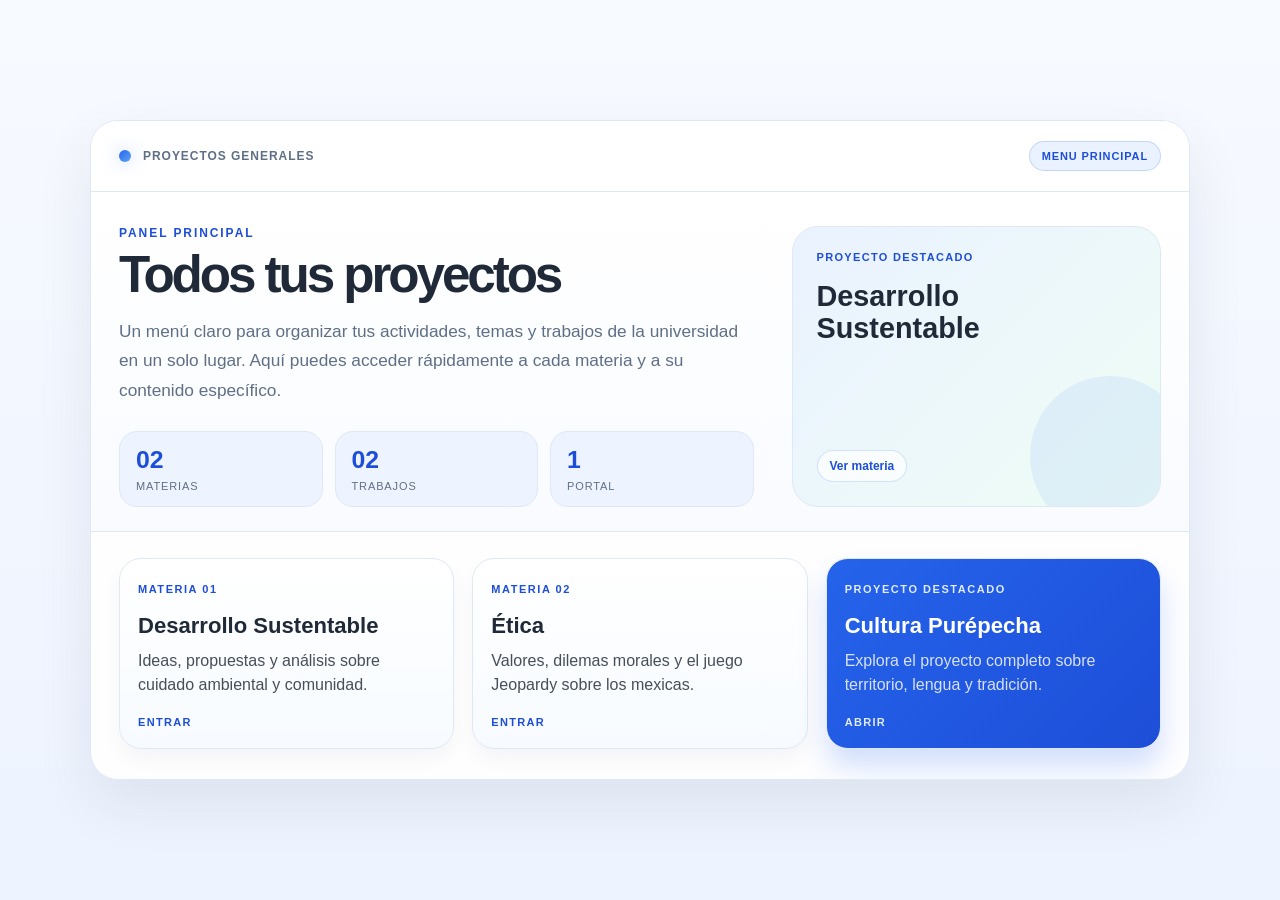
<file: index.html>
<!doctype html>
<html lang="es-MX">
<head>
  <meta charset="UTF-8" />
  <meta name="viewport" content="width=device-width, initial-scale=1.0" />
  <title>Proyectos generales</title>
  <style>
    :root {
      --bg: #f4f7fb;
      --panel: #ffffff;
      --panel-soft: #eef4ff;
      --ink: #1f2937;
      --muted: #5f6f86;
      --line: #dfe8f5;
      --primary: #2563eb;
      --primary-dark: #1d4ed8;
      --primary-soft: #eaf2ff;
      --green: #16a34a;
      --green-soft: #ecfdf5;
      --shadow: rgba(15, 23, 42, 0.08);
    }

    * { box-sizing: border-box; }

    body {
      margin: 0;
      min-height: 100vh;
      font-family: "Segoe UI", Tahoma, Geneva, Verdana, sans-serif;
      background: linear-gradient(180deg, #f7faff 0%, #edf3ff 100%);
      color: var(--ink);
    }

    .container {
      min-height: 100vh;
      display: flex;
      align-items: center;
      justify-content: center;
      padding: 36px 20px;
    }

    .dashboard {
      width: min(1100px, 100%);
      background: rgba(255, 255, 255, 0.92);
      border: 1px solid var(--line);
      border-radius: 28px;
      overflow: hidden;
      box-shadow: 0 24px 60px var(--shadow);
    }

    .topbar {
      display: flex;
      align-items: center;
      justify-content: space-between;
      gap: 20px;
      padding: 20px 28px;
      background: var(--panel);
      border-bottom: 1px solid var(--line);
    }

    .brand {
      display: flex;
      align-items: center;
      gap: 12px;
      font-weight: 700;
      letter-spacing: 0.08em;
      text-transform: uppercase;
      font-size: 12px;
      color: var(--muted);
    }

    .brand-mark {
      width: 12px;
      height: 12px;
      border-radius: 50%;
      background: linear-gradient(135deg, var(--primary) 0%, #60a5fa 100%);
      box-shadow: 0 0 18px rgba(37, 99, 235, 0.32);
    }

    .pill {
      display: inline-flex;
      align-items: center;
      border: 1px solid rgba(37, 99, 235, 0.2);
      background: var(--primary-soft);
      color: var(--primary-dark);
      padding: 8px 12px;
      border-radius: 999px;
      font-size: 11px;
      letter-spacing: 0.08em;
      text-transform: uppercase;
      font-weight: 700;
    }

    .hero {
      display: grid;
      grid-template-columns: 1.4fr 0.8fr;
      gap: 26px;
      padding: 34px 28px 24px;
      border-bottom: 1px solid var(--line);
      background: linear-gradient(180deg, #ffffff 0%, #f9fbff 100%);
    }

    .title-block {
      padding-right: 12px;
    }

    .eyebrow {
      margin: 0 0 10px;
      color: var(--primary-dark);
      font-size: 12px;
      letter-spacing: 0.16em;
      text-transform: uppercase;
      font-weight: 700;
    }

    h1 {
      margin: 0;
      font-size: clamp(2.5rem, 4vw, 4.5rem);
      line-height: 0.96;
      letter-spacing: -0.06em;
      color: var(--ink);
    }

    .subtitle {
      margin-top: 18px;
      max-width: 640px;
      color: var(--muted);
      font-size: 1.08rem;
      line-height: 1.7;
    }

    .stats {
      display: grid;
      grid-template-columns: repeat(3, minmax(120px, 1fr));
      gap: 12px;
      margin-top: 26px;
    }

    .stat-box {
      background: var(--panel-soft);
      border: 1px solid var(--line);
      border-radius: 18px;
      padding: 14px 16px;
    }

    .stat-number {
      font-size: 1.55rem;
      font-weight: 800;
      margin-bottom: 6px;
      color: var(--primary-dark);
    }

    .stat-label {
      color: var(--muted);
      font-size: 11px;
      letter-spacing: 0.08em;
      text-transform: uppercase;
    }

    .hero-panel {
      position: relative;
      min-height: 220px;
      border-radius: 26px;
      padding: 24px;
      background: linear-gradient(135deg, var(--primary-soft) 0%, #eefdf5 100%);
      border: 1px solid var(--line);
      display: flex;
      flex-direction: column;
      justify-content: space-between;
      overflow: hidden;
    }

    .hero-panel::before {
      content: "";
      position: absolute;
      inset: auto -30px -30px auto;
      width: 160px;
      height: 160px;
      border-radius: 50%;
      background: rgba(37, 99, 235, 0.08);
    }

    .mini-label {
      font-size: 11px;
      letter-spacing: 0.12em;
      text-transform: uppercase;
      color: var(--primary-dark);
      margin-bottom: 18px;
      font-weight: 700;
    }

    .mini-title {
      position: relative;
      font-size: 1.8rem;
      line-height: 1.1;
      font-weight: 700;
      max-width: 220px;
      color: var(--ink);
    }

    .mini-meta {
      position: relative;
      display: inline-flex;
      align-self: flex-start;
      margin-top: 14px;
      padding: 8px 12px;
      border: 1px solid rgba(37, 99, 235, 0.18);
      background: rgba(255, 255, 255, 0.7);
      border-radius: 999px;
      color: var(--primary-dark);
      font-weight: 600;
      font-size: 12px;
    }

    .content {
      padding: 26px 28px 30px;
    }

    .menu-grid {
      display: grid;
      grid-template-columns: repeat(auto-fit, minmax(220px, 1fr));
      gap: 18px;
    }

    .page-card {
      display: flex;
      flex-direction: column;
      justify-content: space-between;
      min-height: 190px;
      padding: 20px 18px;
      border-radius: 22px;
      text-decoration: none;
      color: var(--ink);
      background: linear-gradient(180deg, #ffffff 0%, #f7fbff 100%);
      border: 1px solid var(--line);
      transition: transform 0.22s ease, box-shadow 0.22s ease, border-color 0.22s ease;
      box-shadow: 0 10px 20px rgba(15, 23, 42, 0.04);
    }

    .page-card:hover {
      transform: translateY(-4px);
      box-shadow: 0 18px 28px rgba(15, 23, 42, 0.08);
      border-color: rgba(37, 99, 235, 0.3);
    }

    .page-card.primary {
      background: linear-gradient(135deg, #2563eb 0%, #1d4ed8 100%);
      color: white;
      box-shadow: 0 18px 28px rgba(37, 99, 235, 0.2);
    }

    .page-card.primary .badge,
    .page-card.primary .meta {
      color: #e0ebff;
    }

    .badge {
      display: inline-block;
      font-size: 11px;
      letter-spacing: 0.14em;
      text-transform: uppercase;
      color: var(--primary-dark);
      margin-bottom: 18px;
      font-weight: 700;
    }

    .page-card h2 {
      margin: 0 0 10px;
      font-size: 1.38rem;
      line-height: 1.15;
    }

    .page-card p {
      margin: 0;
      color: inherit;
      opacity: 0.82;
      line-height: 1.55;
    }

    .meta {
      margin-top: 18px;
      font-size: 11px;
      letter-spacing: 0.12em;
      text-transform: uppercase;
      font-weight: 700;
      color: var(--primary-dark);
    }

    .cta {
      display: inline-flex;
      align-items: center;
      justify-content: center;
      margin-top: 22px;
      width: 100%;
      background: linear-gradient(135deg, var(--primary) 0%, var(--primary-dark) 100%);
      color: white;
      text-decoration: none;
      border-radius: 16px;
      padding: 16px 18px;
      font-weight: 700;
      letter-spacing: 0.04em;
      transition: transform 0.2s ease, box-shadow 0.2s ease;
      box-shadow: 0 18px 24px rgba(37, 99, 235, 0.2);
    }

    .cta:hover {
      transform: translateY(-2px);
      box-shadow: 0 22px 30px rgba(37, 99, 235, 0.28);
    }

    @media (max-width: 760px) {
      .hero {
        grid-template-columns: 1fr;
      }

      .topbar {
        flex-wrap: wrap;
      }
    }

    @media (max-width: 540px) {
      .content, .hero, .topbar {
        padding-left: 18px;
        padding-right: 18px;
      }

      .stats {
        grid-template-columns: 1fr;
      }
    }
  </style>
</head>
<body>
  <div class="container">
    <div class="dashboard">
      <div class="topbar">
        <div class="brand">
          <span class="brand-mark"></span>
          Proyectos generales
        </div>
        <span class="pill">Menu principal</span>
      </div>

      <header class="hero">
        <div class="title-block">
          <p class="eyebrow">Panel principal</p>
          <h1>Todos tus proyectos</h1>
          <p class="subtitle">
            Un menú claro para organizar tus actividades, temas y trabajos de la universidad en un solo lugar.
            Aquí puedes acceder rápidamente a cada materia y a su contenido específico.
          </p>

          <div class="stats">
            <div class="stat-box">
              <div class="stat-number">02</div>
              <div class="stat-label">Materias</div>
            </div>
            <div class="stat-box">
              <div class="stat-number">02</div>
              <div class="stat-label">Trabajos</div>
            </div>
            <div class="stat-box">
              <div class="stat-number">1</div>
              <div class="stat-label">Portal</div>
            </div>
          </div>
        </div>

        <div class="hero-panel">
          <div>
            <div class="mini-label">Proyecto destacado</div>
            <div class="mini-title">Desarrollo Sustentable</div>
          </div>
          <div class="mini-meta">Ver materia</div>
        </div>
      </header>

      <main class="content">
        <div class="menu-grid">
          <a class="page-card" href="Desarrollo Sustentable/index.html">
            <div>
              <div class="badge">Materia 01</div>
              <h2>Desarrollo Sustentable</h2>
              <p>Ideas, propuestas y análisis sobre cuidado ambiental y comunidad.</p>
            </div>
            <div class="meta">Entrar</div>
          </a>

          <a class="page-card" href="Etica/index.html">
            <div>
              <div class="badge">Materia 02</div>
              <h2>Ética</h2>
              <p>Valores, dilemas morales y el juego Jeopardy sobre los mexicas.</p>
            </div>
            <div class="meta">Entrar</div>
          </a>

          <a class="page-card primary" href="Desarrollo Sustentable/purepechas/purepechas.html">
            <div>
              <div class="badge">Proyecto destacado</div>
              <h2>Cultura Purépecha</h2>
              <p>Explora el proyecto completo sobre territorio, lengua y tradición.</p>
            </div>
            <div class="meta">Abrir</div>
          </a>
        </div>

      </main>
    </div>
  </div>
</body>
</html>
</file>
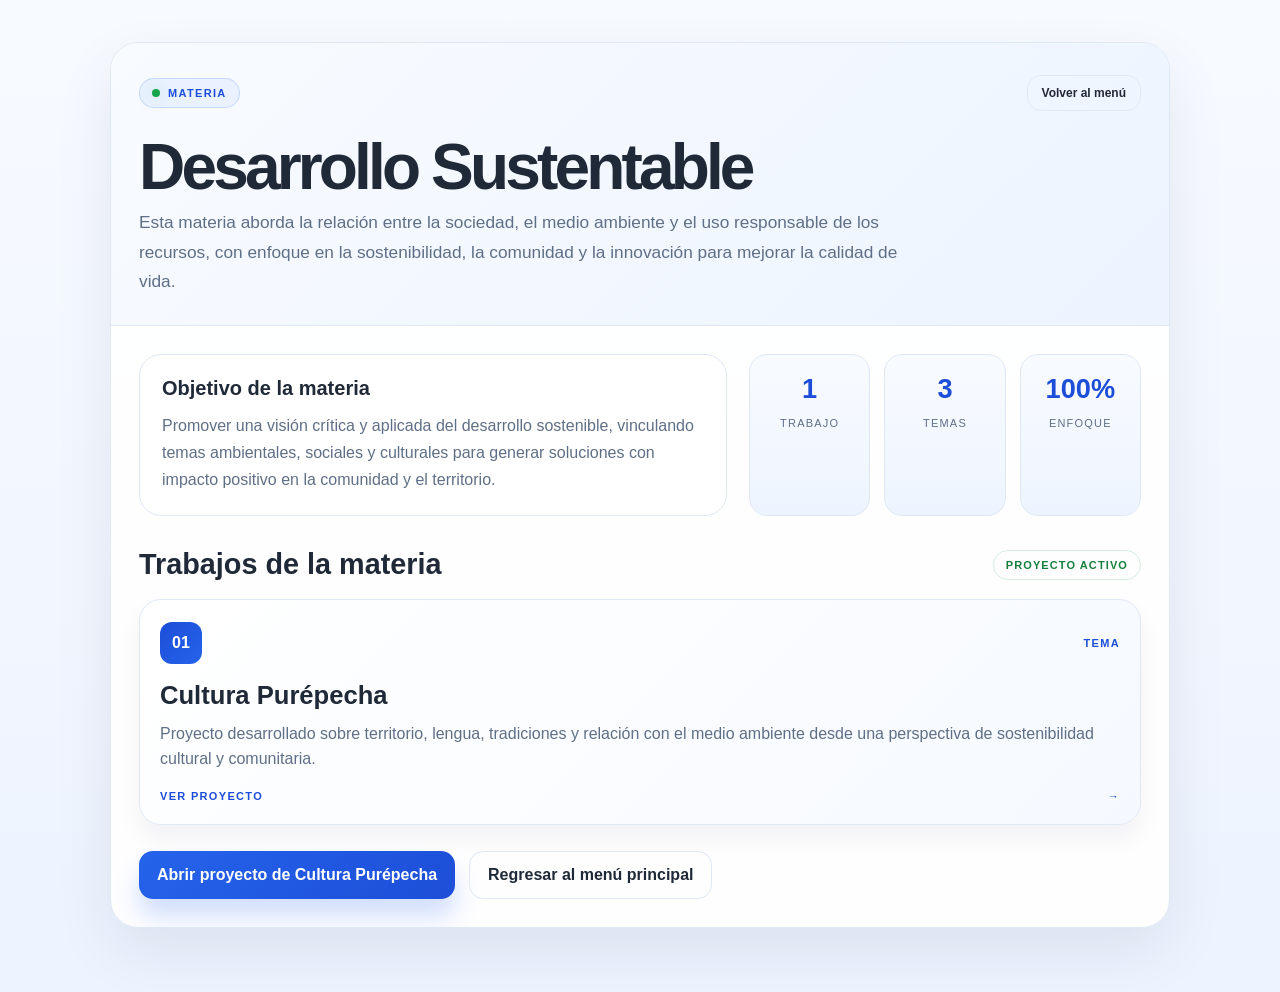
<file: Desarrollo Sustentable/index.html>
<!doctype html>
<html lang="es-MX">
<head>
  <meta charset="UTF-8" />
  <meta name="viewport" content="width=device-width, initial-scale=1.0" />
  <title>Desarrollo Sustentable</title>
  <style>
    :root {
      --bg: #f4f7fb;
      --panel: #ffffff;
      --panel-soft: #eef4ff;
      --line: #dfe8f5;
      --ink: #1f2937;
      --muted: #5f6f86;
      --primary: #2563eb;
      --primary-dark: #1d4ed8;
      --primary-soft: #eaf2ff;
      --green: #16a34a;
      --green-deep: #15803d;
      --shadow: rgba(15, 23, 42, 0.08);
    }

    * { box-sizing: border-box; }

    body {
      margin: 0;
      min-height: 100vh;
      font-family: "Segoe UI", Tahoma, Geneva, Verdana, sans-serif;
      background: linear-gradient(180deg, #f7faff 0%, #edf3ff 100%);
      color: var(--ink);
    }

    .container {
      max-width: 1100px;
      margin: 0 auto;
      padding: 42px 20px 64px;
    }

    .shell {
      background: rgba(255, 255, 255, 0.94);
      border: 1px solid var(--line);
      border-radius: 28px;
      overflow: hidden;
      box-shadow: 0 24px 60px var(--shadow);
    }

    .header {
      background: linear-gradient(135deg, #f8fbff 0%, #edf4ff 100%);
      padding: 32px 28px 28px;
      border-bottom: 1px solid var(--line);
    }

    .top-row {
      display: flex;
      justify-content: space-between;
      align-items: center;
      gap: 20px;
    }

    .crumb {
      display: inline-flex;
      align-items: center;
      gap: 8px;
      padding: 8px 12px;
      border: 1px solid rgba(37, 99, 235, 0.18);
      border-radius: 999px;
      background: var(--primary-soft);
      color: var(--primary-dark);
      font-size: 11px;
      letter-spacing: 0.12em;
      text-transform: uppercase;
      font-weight: 700;
    }

    .crumb-dot {
      width: 8px;
      height: 8px;
      border-radius: 50%;
      background: var(--green);
      box-shadow: 0 0 18px rgba(22, 163, 74, 0.35);
    }

    h1 {
      margin: 26px 0 10px;
      font-size: clamp(2.3rem, 5vw, 4.5rem);
      line-height: 0.96;
      letter-spacing: -0.06em;
      color: var(--ink);
    }

    .subtitle {
      margin: 0;
      max-width: 760px;
      color: var(--muted);
      font-size: 1.08rem;
      line-height: 1.7;
    }

    .main {
      padding: 28px;
    }

    .intro {
      display: grid;
      grid-template-columns: 1.2fr 0.8fr;
      gap: 22px;
      margin-bottom: 28px;
    }

    .panel {
      background: #ffffff;
      border: 1px solid var(--line);
      border-radius: 22px;
      padding: 22px;
    }

    .panel h2 {
      margin: 0 0 12px;
      font-size: 1.25rem;
      color: var(--ink);
    }

    .panel p {
      margin: 0;
      color: var(--muted);
      line-height: 1.7;
    }

    .stats {
      display: grid;
      grid-template-columns: repeat(3, minmax(110px, 1fr));
      gap: 14px;
      height: 100%;
    }

    .stat {
      background: linear-gradient(180deg, #f8fbff, #eef4ff);
      border: 1px solid var(--line);
      border-radius: 18px;
      padding: 18px 14px;
      text-align: center;
    }

    .stat strong {
      display: block;
      font-size: 1.7rem;
      color: var(--primary-dark);
      margin-bottom: 8px;
    }

    .stat span {
      color: var(--muted);
      font-size: 11px;
      letter-spacing: 0.11em;
      text-transform: uppercase;
    }

    .works-header {
      display: flex;
      justify-content: space-between;
      align-items: center;
      gap: 16px;
      margin: 32px 0 18px;
    }

    .works-header h2 {
      margin: 0;
      font-size: 1.8rem;
      color: var(--ink);
    }

    .tag {
      padding: 8px 12px;
      border-radius: 999px;
      background: var(--green-soft);
      color: var(--green-deep);
      border: 1px solid rgba(22, 163, 74, 0.18);
      font-size: 11px;
      font-weight: 700;
      letter-spacing: 0.1em;
      text-transform: uppercase;
    }

    .works-grid {
      display: grid;
      grid-template-columns: repeat(auto-fit, minmax(280px, 1fr));
      gap: 20px;
    }

    .work-card {
      display: flex;
      flex-direction: column;
      justify-content: space-between;
      min-height: 220px;
      padding: 22px 20px;
      border-radius: 22px;
      text-decoration: none;
      color: #1f2937;
      background: linear-gradient(135deg, #ffffff 0%, #f5f9ff 100%);
      border: 1px solid var(--line);
      box-shadow: 0 14px 24px rgba(15, 23, 42, 0.05);
      transition: transform 0.2s ease, box-shadow 0.2s ease;
    }

    .work-card:hover {
      transform: translateY(-4px);
      box-shadow: 0 20px 30px rgba(15, 23, 42, 0.08);
    }

    .work-top {
      display: flex;
      justify-content: space-between;
      align-items: center;
      gap: 16px;
      margin-bottom: 16px;
    }

    .work-index {
      display: inline-flex;
      align-items: center;
      justify-content: center;
      width: 42px;
      height: 42px;
      border-radius: 12px;
      background: linear-gradient(135deg, var(--primary-dark), var(--primary));
      color: white;
      font-weight: 800;
    }

    .work-type {
      font-size: 11px;
      font-weight: 700;
      letter-spacing: 0.12em;
      text-transform: uppercase;
      color: var(--primary-dark);
    }

    .work-card h3 {
      margin: 0 0 10px;
      font-size: 1.6rem;
      line-height: 1.2;
      color: var(--ink);
    }

    .work-card p {
      margin: 0;
      color: var(--muted);
      line-height: 1.6;
    }

    .work-footer {
      margin-top: 18px;
      display: flex;
      justify-content: space-between;
      align-items: center;
      gap: 12px;
      font-size: 11px;
      font-weight: 700;
      letter-spacing: 0.12em;
      text-transform: uppercase;
      color: var(--primary-dark);
    }

    .actions {
      margin-top: 26px;
      display: flex;
      flex-wrap: wrap;
      gap: 14px;
    }

    .btn {
      display: inline-flex;
      align-items: center;
      justify-content: center;
      padding: 14px 18px;
      border-radius: 14px;
      text-decoration: none;
      font-weight: 700;
      transition: transform 0.2s ease, opacity 0.2s ease;
    }

    .btn:hover {
      transform: translateY(-2px);
    }

    .btn.primary {
      background: linear-gradient(135deg, var(--primary) 0%, var(--primary-dark) 100%);
      color: white;
      box-shadow: 0 18px 24px rgba(37, 99, 235, 0.2);
    }

    .btn.secondary {
      background: rgba(255,255,255,0.01);
      border: 1px solid var(--line);
      color: var(--ink);
    }

    @media (max-width: 760px) {
      .intro {
        grid-template-columns: 1fr;
      }

      .works-header {
        flex-direction: column;
        align-items: flex-start;
      }
    }
  </style>
</head>
<body>
  <div class="container">
    <div class="shell">
      <header class="header">
        <div class="top-row">
          <div class="crumb">
            <span class="crumb-dot"></span>
            Materia
          </div>
          <a class="btn secondary" href="../index.html" style="padding: 10px 14px; font-size: 12px;">Volver al menú</a>
        </div>

        <h1>Desarrollo Sustentable</h1>
        <p class="subtitle">
          Esta materia aborda la relación entre la sociedad, el medio ambiente y el uso responsable de los recursos,
          con enfoque en la sostenibilidad, la comunidad y la innovación para mejorar la calidad de vida.
        </p>
      </header>

      <main class="main">
        <section class="intro">
          <div class="panel">
            <h2>Objetivo de la materia</h2>
            <p>
              Promover una visión crítica y aplicada del desarrollo sostenible, vinculando temas ambientales,
              sociales y culturales para generar soluciones con impacto positivo en la comunidad y el territorio.
            </p>
          </div>

          <div class="stats">
            <div class="stat">
              <strong>1</strong>
              <span>Trabajo</span>
            </div>
            <div class="stat">
              <strong>3</strong>
              <span>Temas</span>
            </div>
            <div class="stat">
              <strong>100%</strong>
              <span>Enfoque</span>
            </div>
          </div>
        </section>

        <div class="works-header">
          <h2>Trabajos de la materia</h2>
          <div class="tag">Proyecto activo</div>
        </div>

        <section class="works-grid">
          <a class="work-card" href="purepechas/purepechas.html">
            <div>
              <div class="work-top">
                <div class="work-index">01</div>
                <div class="work-type">Tema</div>
              </div>
              <h3>Cultura Purépecha</h3>
              <p>
                Proyecto desarrollado sobre territorio, lengua, tradiciones y relación con el medio ambiente
                desde una perspectiva de sostenibilidad cultural y comunitaria.
              </p>
            </div>

            <div class="work-footer">
              <span>Ver proyecto</span>
              <span>→</span>
            </div>
          </a>
        </section>

        <div class="actions">
          <a class="btn primary" href="purepechas/purepechas.html">Abrir proyecto de Cultura Purépecha</a>
          <a class="btn secondary" href="../index.html">Regresar al menú principal</a>
        </div>
      </main>
    </div>
  </div>
</body>
</html>
</file>
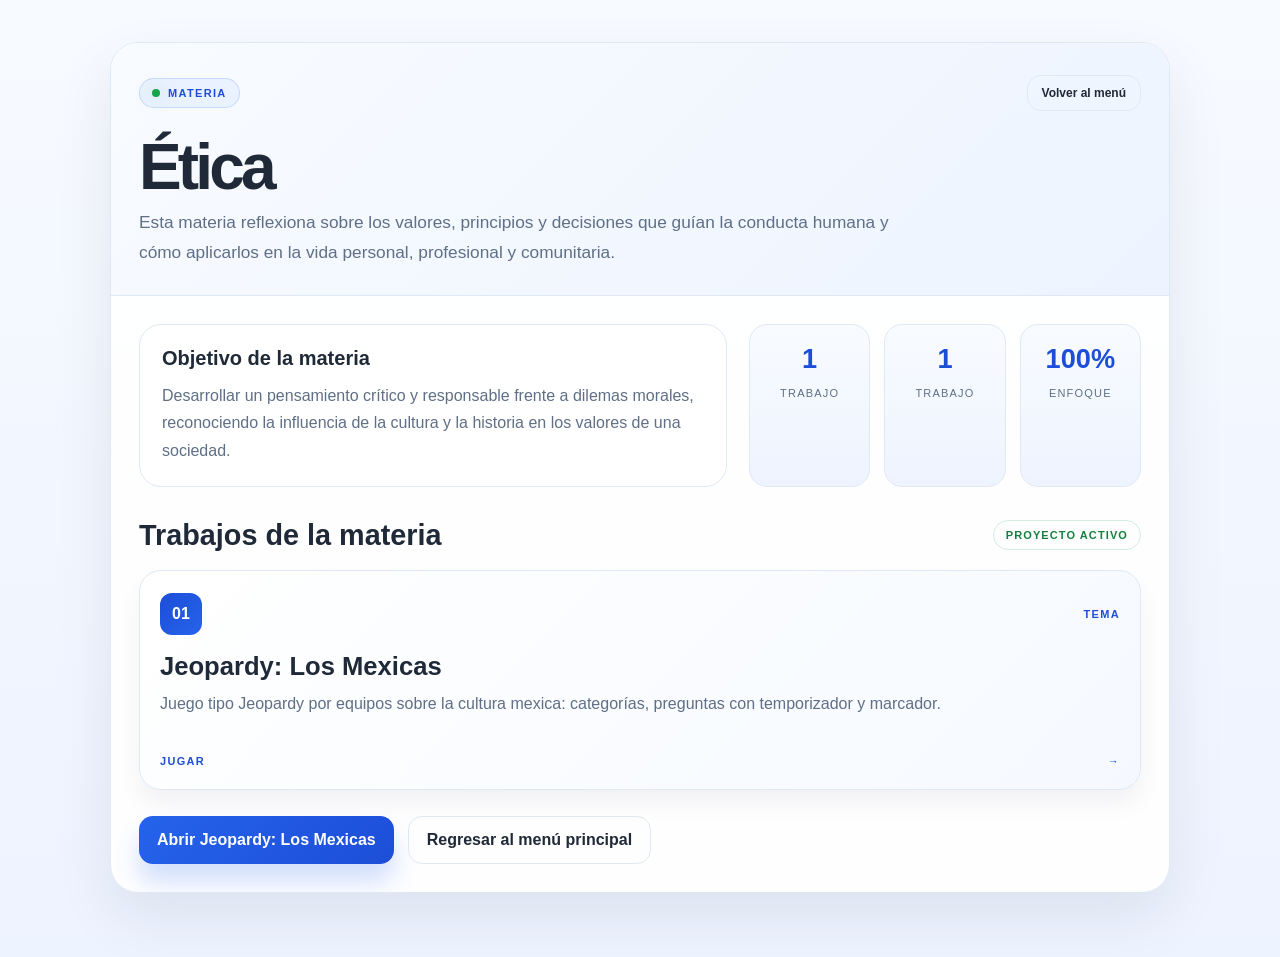
<file: Etica/index.html>
<!doctype html>
<html lang="es-MX">
<head>
  <meta charset="UTF-8" />
  <meta name="viewport" content="width=device-width, initial-scale=1.0" />
  <title>Ética</title>
  <style>
    :root {
      --bg: #f4f7fb;
      --panel: #ffffff;
      --panel-soft: #eef4ff;
      --line: #dfe8f5;
      --ink: #1f2937;
      --muted: #5f6f86;
      --primary: #2563eb;
      --primary-dark: #1d4ed8;
      --primary-soft: #eaf2ff;
      --green: #16a34a;
      --green-deep: #15803d;
      --shadow: rgba(15, 23, 42, 0.08);
    }

    * { box-sizing: border-box; }

    body {
      margin: 0;
      min-height: 100vh;
      font-family: "Segoe UI", Tahoma, Geneva, Verdana, sans-serif;
      background: linear-gradient(180deg, #f7faff 0%, #edf3ff 100%);
      color: var(--ink);
    }

    .container {
      max-width: 1100px;
      margin: 0 auto;
      padding: 42px 20px 64px;
    }

    .shell {
      background: rgba(255, 255, 255, 0.94);
      border: 1px solid var(--line);
      border-radius: 28px;
      overflow: hidden;
      box-shadow: 0 24px 60px var(--shadow);
    }

    .header {
      background: linear-gradient(135deg, #f8fbff 0%, #edf4ff 100%);
      padding: 32px 28px 28px;
      border-bottom: 1px solid var(--line);
    }

    .top-row {
      display: flex;
      justify-content: space-between;
      align-items: center;
      gap: 20px;
    }

    .crumb {
      display: inline-flex;
      align-items: center;
      gap: 8px;
      padding: 8px 12px;
      border: 1px solid rgba(37, 99, 235, 0.18);
      border-radius: 999px;
      background: var(--primary-soft);
      color: var(--primary-dark);
      font-size: 11px;
      letter-spacing: 0.12em;
      text-transform: uppercase;
      font-weight: 700;
    }

    .crumb-dot {
      width: 8px;
      height: 8px;
      border-radius: 50%;
      background: var(--green);
      box-shadow: 0 0 18px rgba(22, 163, 74, 0.35);
    }

    h1 {
      margin: 26px 0 10px;
      font-size: clamp(2.3rem, 5vw, 4.5rem);
      line-height: 0.96;
      letter-spacing: -0.06em;
      color: var(--ink);
    }

    .subtitle {
      margin: 0;
      max-width: 760px;
      color: var(--muted);
      font-size: 1.08rem;
      line-height: 1.7;
    }

    .main {
      padding: 28px;
    }

    .intro {
      display: grid;
      grid-template-columns: 1.2fr 0.8fr;
      gap: 22px;
      margin-bottom: 28px;
    }

    .panel {
      background: #ffffff;
      border: 1px solid var(--line);
      border-radius: 22px;
      padding: 22px;
    }

    .panel h2 {
      margin: 0 0 12px;
      font-size: 1.25rem;
      color: var(--ink);
    }

    .panel p {
      margin: 0;
      color: var(--muted);
      line-height: 1.7;
    }

    .stats {
      display: grid;
      grid-template-columns: repeat(3, minmax(110px, 1fr));
      gap: 14px;
      height: 100%;
    }

    .stat {
      background: linear-gradient(180deg, #f8fbff, #eef4ff);
      border: 1px solid var(--line);
      border-radius: 18px;
      padding: 18px 14px;
      text-align: center;
    }

    .stat strong {
      display: block;
      font-size: 1.7rem;
      color: var(--primary-dark);
      margin-bottom: 8px;
    }

    .stat span {
      color: var(--muted);
      font-size: 11px;
      letter-spacing: 0.11em;
      text-transform: uppercase;
    }

    .works-header {
      display: flex;
      justify-content: space-between;
      align-items: center;
      gap: 16px;
      margin: 32px 0 18px;
    }

    .works-header h2 {
      margin: 0;
      font-size: 1.8rem;
      color: var(--ink);
    }

    .tag {
      padding: 8px 12px;
      border-radius: 999px;
      background: var(--green-soft);
      color: var(--green-deep);
      border: 1px solid rgba(22, 163, 74, 0.18);
      font-size: 11px;
      font-weight: 700;
      letter-spacing: 0.1em;
      text-transform: uppercase;
    }

    .works-grid {
      display: grid;
      grid-template-columns: repeat(auto-fit, minmax(280px, 1fr));
      gap: 20px;
    }

    .work-card {
      display: flex;
      flex-direction: column;
      justify-content: space-between;
      min-height: 220px;
      padding: 22px 20px;
      border-radius: 22px;
      text-decoration: none;
      color: #1f2937;
      background: linear-gradient(135deg, #ffffff 0%, #f5f9ff 100%);
      border: 1px solid var(--line);
      box-shadow: 0 14px 24px rgba(15, 23, 42, 0.05);
      transition: transform 0.2s ease, box-shadow 0.2s ease;
    }

    .work-card:hover {
      transform: translateY(-4px);
      box-shadow: 0 20px 30px rgba(15, 23, 42, 0.08);
    }

    .work-top {
      display: flex;
      justify-content: space-between;
      align-items: center;
      gap: 16px;
      margin-bottom: 16px;
    }

    .work-index {
      display: inline-flex;
      align-items: center;
      justify-content: center;
      width: 42px;
      height: 42px;
      border-radius: 12px;
      background: linear-gradient(135deg, var(--primary-dark), var(--primary));
      color: white;
      font-weight: 800;
    }

    .work-type {
      font-size: 11px;
      font-weight: 700;
      letter-spacing: 0.12em;
      text-transform: uppercase;
      color: var(--primary-dark);
    }

    .work-card h3 {
      margin: 0 0 10px;
      font-size: 1.6rem;
      line-height: 1.2;
      color: var(--ink);
    }

    .work-card p {
      margin: 0;
      color: var(--muted);
      line-height: 1.6;
    }

    .work-footer {
      margin-top: 18px;
      display: flex;
      justify-content: space-between;
      align-items: center;
      gap: 12px;
      font-size: 11px;
      font-weight: 700;
      letter-spacing: 0.12em;
      text-transform: uppercase;
      color: var(--primary-dark);
    }

    .actions {
      margin-top: 26px;
      display: flex;
      flex-wrap: wrap;
      gap: 14px;
    }

    .btn {
      display: inline-flex;
      align-items: center;
      justify-content: center;
      padding: 14px 18px;
      border-radius: 14px;
      text-decoration: none;
      font-weight: 700;
      transition: transform 0.2s ease, opacity 0.2s ease;
    }

    .btn:hover {
      transform: translateY(-2px);
    }

    .btn.primary {
      background: linear-gradient(135deg, var(--primary) 0%, var(--primary-dark) 100%);
      color: white;
      box-shadow: 0 18px 24px rgba(37, 99, 235, 0.2);
    }

    .btn.secondary {
      background: rgba(255,255,255,0.01);
      border: 1px solid var(--line);
      color: var(--ink);
    }

    @media (max-width: 760px) {
      .intro {
        grid-template-columns: 1fr;
      }

      .works-header {
        flex-direction: column;
        align-items: flex-start;
      }
    }
  </style>
</head>
<body>
  <div class="container">
    <div class="shell">
      <header class="header">
        <div class="top-row">
          <div class="crumb">
            <span class="crumb-dot"></span>
            Materia
          </div>
          <a class="btn secondary" href="../index.html" style="padding: 10px 14px; font-size: 12px;">Volver al menú</a>
        </div>

        <h1>Ética</h1>
        <p class="subtitle">
          Esta materia reflexiona sobre los valores, principios y decisiones que guían la conducta humana y cómo aplicarlos en la vida personal, profesional y comunitaria.
        </p>
      </header>

      <main class="main">
        <section class="intro">
          <div class="panel">
            <h2>Objetivo de la materia</h2>
            <p>
              Desarrollar un pensamiento crítico y responsable frente a dilemas morales, reconociendo la influencia de la cultura y la historia en los valores de una sociedad.
        </p>
          </div>

          <div class="stats">
            <div class="stat">
              <strong>1</strong>
              <span>Trabajo</span>
            </div>
            <div class="stat">
              <strong>1</strong>
              <span>Trabajo</span>
            </div>
            <div class="stat">
              <strong>100%</strong>
              <span>Enfoque</span>
            </div>
          </div>
        </section>

        <div class="works-header">
          <h2>Trabajos de la materia</h2>
          <div class="tag">Proyecto activo</div>
        </div>

        <section class="works-grid">
          <a class="work-card" href="Jeopardy mexicas/jeopardyMexicas.html">
            <div>
              <div class="work-top">
                <div class="work-index">01</div>
                <div class="work-type">Tema</div>
              </div>
              <h3>Jeopardy: Los Mexicas</h3>
              <p>
                Juego tipo Jeopardy por equipos sobre la cultura mexica: categorías, preguntas con temporizador y marcador.
        </p>
            </div>

            <div class="work-footer">
              <span>Jugar</span>
              <span>→</span>
            </div>
          </a>
        </section>

        <div class="actions">
          <a class="btn primary" href="Jeopardy mexicas/jeopardyMexicas.html">Abrir Jeopardy: Los Mexicas</a>
          <a class="btn secondary" href="../index.html">Regresar al menú principal</a>
        </div>
      </main>
    </div>
  </div>
</body>
</html>
</file>
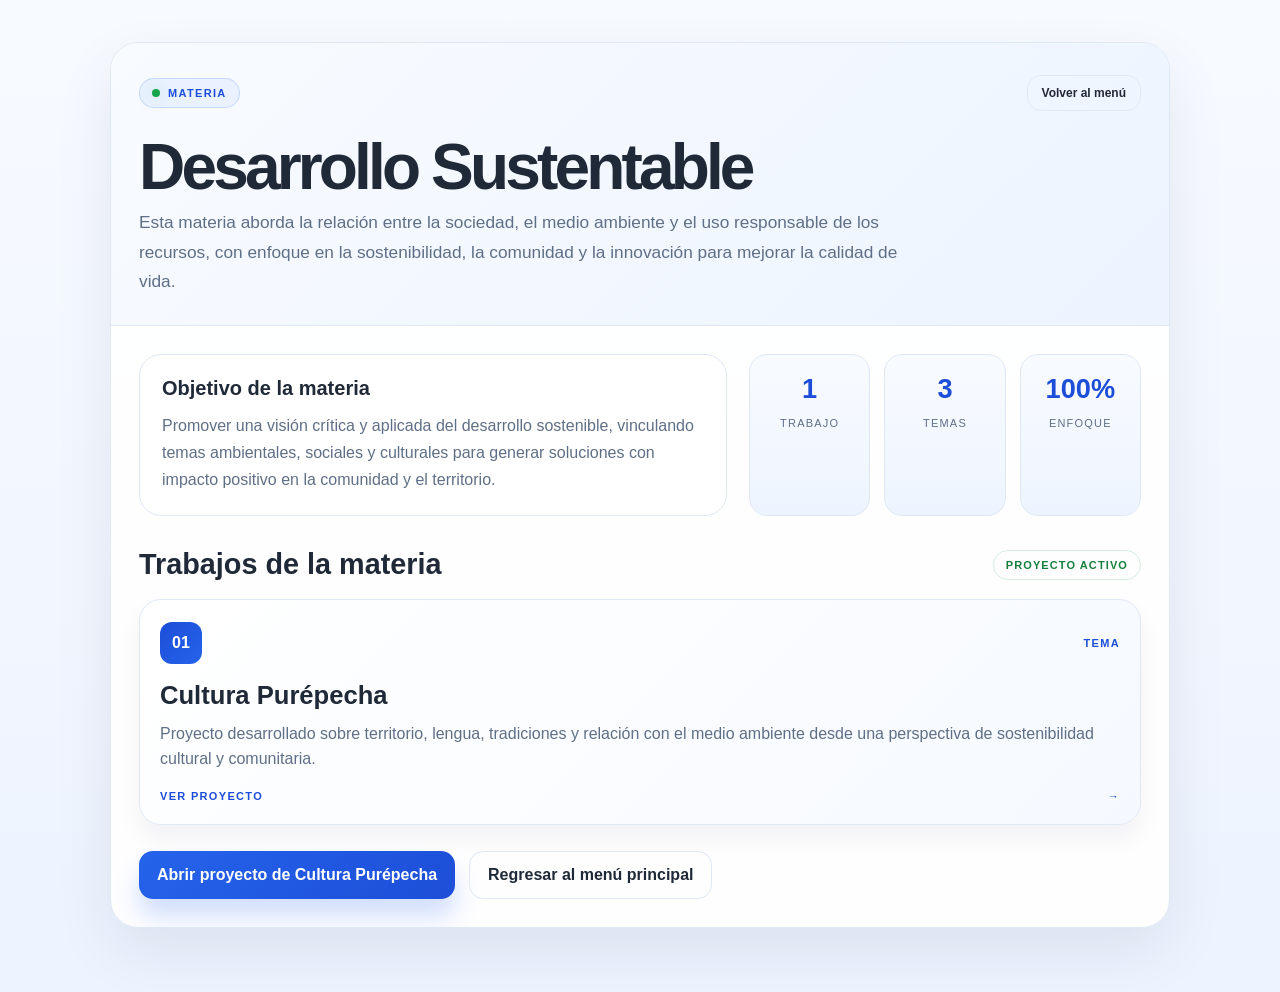
<file: desarrollo-sustentable.html>
<!doctype html>
<html lang="es-MX">
<head>
  <meta charset="UTF-8" />
  <meta name="viewport" content="width=device-width, initial-scale=1.0" />
  <title>Desarrollo Sustentable</title>
  <style>
    :root {
      --bg: #f4f7fb;
      --panel: #ffffff;
      --panel-soft: #eef4ff;
      --line: #dfe8f5;
      --ink: #1f2937;
      --muted: #5f6f86;
      --primary: #2563eb;
      --primary-dark: #1d4ed8;
      --primary-soft: #eaf2ff;
      --green: #16a34a;
      --green-deep: #15803d;
      --shadow: rgba(15, 23, 42, 0.08);
    }

    * { box-sizing: border-box; }

    body {
      margin: 0;
      min-height: 100vh;
      font-family: "Segoe UI", Tahoma, Geneva, Verdana, sans-serif;
      background: linear-gradient(180deg, #f7faff 0%, #edf3ff 100%);
      color: var(--ink);
    }

    .container {
      max-width: 1100px;
      margin: 0 auto;
      padding: 42px 20px 64px;
    }

    .shell {
      background: rgba(255, 255, 255, 0.94);
      border: 1px solid var(--line);
      border-radius: 28px;
      overflow: hidden;
      box-shadow: 0 24px 60px var(--shadow);
    }

    .header {
      background: linear-gradient(135deg, #f8fbff 0%, #edf4ff 100%);
      padding: 32px 28px 28px;
      border-bottom: 1px solid var(--line);
    }

    .top-row {
      display: flex;
      justify-content: space-between;
      align-items: center;
      gap: 20px;
    }

    .crumb {
      display: inline-flex;
      align-items: center;
      gap: 8px;
      padding: 8px 12px;
      border: 1px solid rgba(37, 99, 235, 0.18);
      border-radius: 999px;
      background: var(--primary-soft);
      color: var(--primary-dark);
      font-size: 11px;
      letter-spacing: 0.12em;
      text-transform: uppercase;
      font-weight: 700;
    }

    .crumb-dot {
      width: 8px;
      height: 8px;
      border-radius: 50%;
      background: var(--green);
      box-shadow: 0 0 18px rgba(22, 163, 74, 0.35);
    }

    h1 {
      margin: 26px 0 10px;
      font-size: clamp(2.3rem, 5vw, 4.5rem);
      line-height: 0.96;
      letter-spacing: -0.06em;
      color: var(--ink);
    }

    .subtitle {
      margin: 0;
      max-width: 760px;
      color: var(--muted);
      font-size: 1.08rem;
      line-height: 1.7;
    }

    .main {
      padding: 28px;
    }

    .intro {
      display: grid;
      grid-template-columns: 1.2fr 0.8fr;
      gap: 22px;
      margin-bottom: 28px;
    }

    .panel {
      background: #ffffff;
      border: 1px solid var(--line);
      border-radius: 22px;
      padding: 22px;
    }

    .panel h2 {
      margin: 0 0 12px;
      font-size: 1.25rem;
      color: var(--ink);
    }

    .panel p {
      margin: 0;
      color: var(--muted);
      line-height: 1.7;
    }

    .stats {
      display: grid;
      grid-template-columns: repeat(3, minmax(110px, 1fr));
      gap: 14px;
      height: 100%;
    }

    .stat {
      background: linear-gradient(180deg, #f8fbff, #eef4ff);
      border: 1px solid var(--line);
      border-radius: 18px;
      padding: 18px 14px;
      text-align: center;
    }

    .stat strong {
      display: block;
      font-size: 1.7rem;
      color: var(--primary-dark);
      margin-bottom: 8px;
    }

    .stat span {
      color: var(--muted);
      font-size: 11px;
      letter-spacing: 0.11em;
      text-transform: uppercase;
    }

    .works-header {
      display: flex;
      justify-content: space-between;
      align-items: center;
      gap: 16px;
      margin: 32px 0 18px;
    }

    .works-header h2 {
      margin: 0;
      font-size: 1.8rem;
      color: var(--ink);
    }

    .tag {
      padding: 8px 12px;
      border-radius: 999px;
      background: var(--green-soft);
      color: var(--green-deep);
      border: 1px solid rgba(22, 163, 74, 0.18);
      font-size: 11px;
      font-weight: 700;
      letter-spacing: 0.1em;
      text-transform: uppercase;
    }

    .works-grid {
      display: grid;
      grid-template-columns: repeat(auto-fit, minmax(280px, 1fr));
      gap: 20px;
    }

    .work-card {
      display: flex;
      flex-direction: column;
      justify-content: space-between;
      min-height: 220px;
      padding: 22px 20px;
      border-radius: 22px;
      text-decoration: none;
      color: #1f2937;
      background: linear-gradient(135deg, #ffffff 0%, #f5f9ff 100%);
      border: 1px solid var(--line);
      box-shadow: 0 14px 24px rgba(15, 23, 42, 0.05);
      transition: transform 0.2s ease, box-shadow 0.2s ease;
    }

    .work-card:hover {
      transform: translateY(-4px);
      box-shadow: 0 20px 30px rgba(15, 23, 42, 0.08);
    }

    .work-top {
      display: flex;
      justify-content: space-between;
      align-items: center;
      gap: 16px;
      margin-bottom: 16px;
    }

    .work-index {
      display: inline-flex;
      align-items: center;
      justify-content: center;
      width: 42px;
      height: 42px;
      border-radius: 12px;
      background: linear-gradient(135deg, var(--primary-dark), var(--primary));
      color: white;
      font-weight: 800;
    }

    .work-type {
      font-size: 11px;
      font-weight: 700;
      letter-spacing: 0.12em;
      text-transform: uppercase;
      color: var(--primary-dark);
    }

    .work-card h3 {
      margin: 0 0 10px;
      font-size: 1.6rem;
      line-height: 1.2;
      color: var(--ink);
    }

    .work-card p {
      margin: 0;
      color: var(--muted);
      line-height: 1.6;
    }

    .work-footer {
      margin-top: 18px;
      display: flex;
      justify-content: space-between;
      align-items: center;
      gap: 12px;
      font-size: 11px;
      font-weight: 700;
      letter-spacing: 0.12em;
      text-transform: uppercase;
      color: var(--primary-dark);
    }

    .actions {
      margin-top: 26px;
      display: flex;
      flex-wrap: wrap;
      gap: 14px;
    }

    .btn {
      display: inline-flex;
      align-items: center;
      justify-content: center;
      padding: 14px 18px;
      border-radius: 14px;
      text-decoration: none;
      font-weight: 700;
      transition: transform 0.2s ease, opacity 0.2s ease;
    }

    .btn:hover {
      transform: translateY(-2px);
    }

    .btn.primary {
      background: linear-gradient(135deg, var(--primary) 0%, var(--primary-dark) 100%);
      color: white;
      box-shadow: 0 18px 24px rgba(37, 99, 235, 0.2);
    }

    .btn.secondary {
      background: rgba(255,255,255,0.01);
      border: 1px solid var(--line);
      color: var(--ink);
    }

    @media (max-width: 760px) {
      .intro {
        grid-template-columns: 1fr;
      }

      .works-header {
        flex-direction: column;
        align-items: flex-start;
      }
    }
  </style>
</head>
<body>
  <div class="container">
    <div class="shell">
      <header class="header">
        <div class="top-row">
          <div class="crumb">
            <span class="crumb-dot"></span>
            Materia
          </div>
          <a class="btn secondary" href="index.html" style="padding: 10px 14px; font-size: 12px;">Volver al menú</a>
        </div>

        <h1>Desarrollo Sustentable</h1>
        <p class="subtitle">
          Esta materia aborda la relación entre la sociedad, el medio ambiente y el uso responsable de los recursos,
          con enfoque en la sostenibilidad, la comunidad y la innovación para mejorar la calidad de vida.
        </p>
      </header>

      <main class="main">
        <section class="intro">
          <div class="panel">
            <h2>Objetivo de la materia</h2>
            <p>
              Promover una visión crítica y aplicada del desarrollo sostenible, vinculando temas ambientales,
              sociales y culturales para generar soluciones con impacto positivo en la comunidad y el territorio.
            </p>
          </div>

          <div class="stats">
            <div class="stat">
              <strong>1</strong>
              <span>Trabajo</span>
            </div>
            <div class="stat">
              <strong>3</strong>
              <span>Temas</span>
            </div>
            <div class="stat">
              <strong>100%</strong>
              <span>Enfoque</span>
            </div>
          </div>
        </section>

        <div class="works-header">
          <h2>Trabajos de la materia</h2>
          <div class="tag">Proyecto activo</div>
        </div>

        <section class="works-grid">
          <a class="work-card" href="Desarrollo Sustentable/purepechas/purepechas.html">
            <div>
              <div class="work-top">
                <div class="work-index">01</div>
                <div class="work-type">Tema</div>
              </div>
              <h3>Cultura Purépecha</h3>
              <p>
                Proyecto desarrollado sobre territorio, lengua, tradiciones y relación con el medio ambiente
                desde una perspectiva de sostenibilidad cultural y comunitaria.
              </p>
            </div>

            <div class="work-footer">
              <span>Ver proyecto</span>
              <span>→</span>
            </div>
          </a>
        </section>

        <div class="actions">
          <a class="btn primary" href="Desarrollo Sustentable/purepechas/purepechas.html">Abrir proyecto de Cultura Purépecha</a>
          <a class="btn secondary" href="index.html">Regresar al menú principal</a>
        </div>
      </main>
    </div>
  </div>
</body>
</html>
</file>
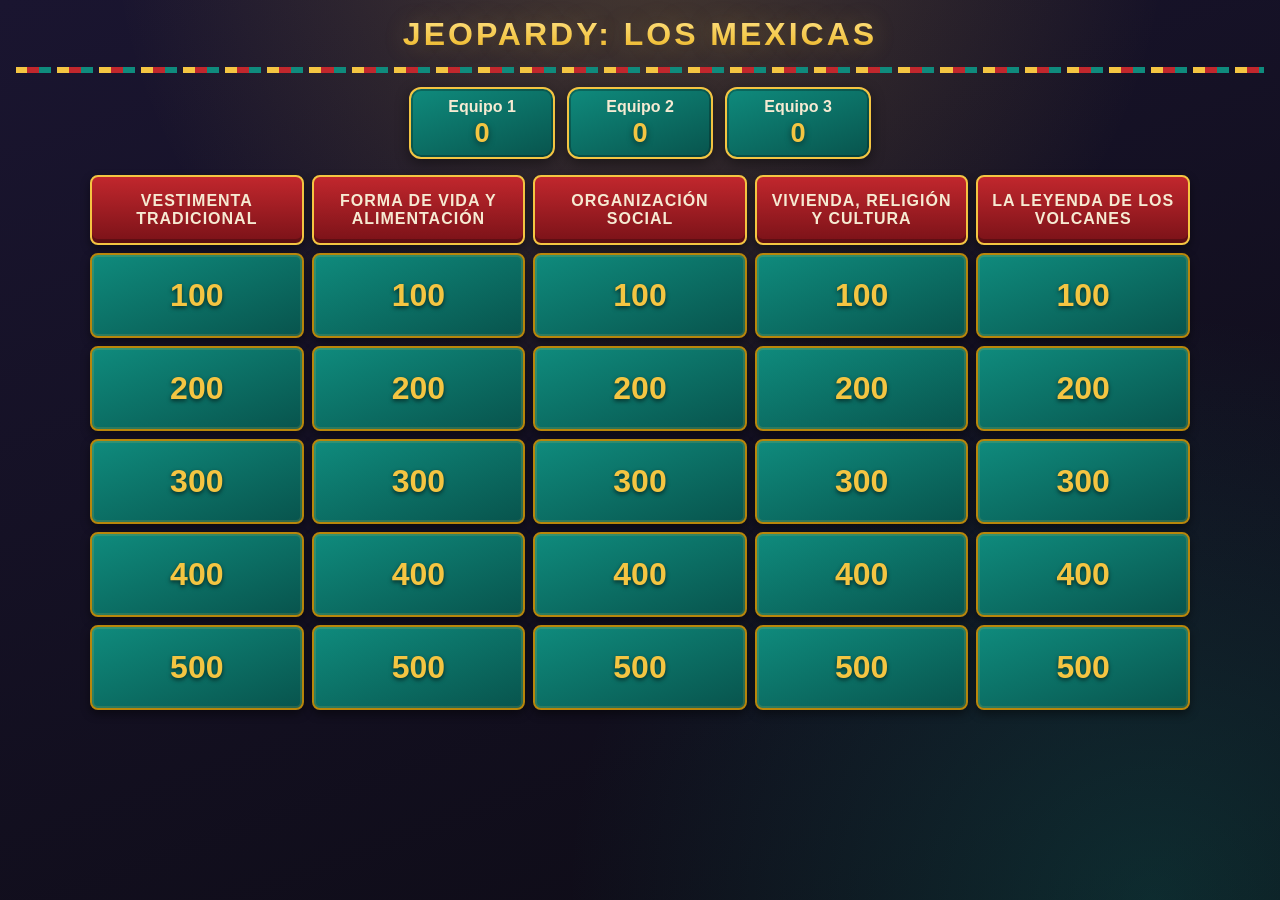
<file: Etica/Jeopardy mexicas/jeopardyMexicas.html>
<!DOCTYPE html>
<html lang="es">
<head>
  <meta charset="UTF-8">
  <meta name="viewport" content="width=device-width, initial-scale=1">
  <title>Jeopardy: Los Mexicas</title>
  <link rel="stylesheet" href="style.css">
</head>
<body>
  <h1>Jeopardy: Los Mexicas</h1>
  <div id="marcadores"></div>
  <div id="tablero"></div>

  <div id="modal" class="oculto">
    <div class="tarjeta">
      <div id="puntos"></div>
      <div id="timer">10</div>
      <p id="pregunta"></p>
      <p id="respuesta" class="oculto"></p>
      <button id="btnMostrar">Mostrar respuesta</button>
      <div id="acciones" class="oculto">
        <span>¿Quién acertó?</span>
        <div id="botonesEquipos"></div>
        <button id="btnNadie">Nadie</button>
      </div>
    </div>
  </div>

  <script src="data.js"></script>
  <script src="script.js"></script>
</body>
</html>
</file>
<file: Etica/Jeopardy mexicas/style.css>
:root {
  --obsidiana: #0d0b14;
  --noche: #1a1530;
  --jade: #0f8b7d;
  --jade-oscuro: #08544d;
  --turquesa: #3fd0c0;
  --oro: #f4c542;
  --oro-oscuro: #b8860b;
  --grana: #c1272d;
  --grana-oscuro: #7a1218;
  --hueso: #f6ead2;
}
* { box-sizing: border-box; }
body {
  margin: 0; padding: 16px; min-height: 100vh;
  font-family: "Segoe UI", sans-serif; color: var(--hueso);
  background:
    radial-gradient(circle at 50% -10%, rgba(244,197,66,.22), transparent 45%),
    radial-gradient(circle at 90% 100%, rgba(15,139,125,.25), transparent 40%),
    linear-gradient(160deg, var(--noche), var(--obsidiana));
  background-attachment: fixed;
}
h1 {
  text-align: center; margin: 0 0 14px; letter-spacing: 3px; text-transform: uppercase;
  background: linear-gradient(180deg, #ffe58a, var(--oro) 50%, var(--oro-oscuro));
  -webkit-background-clip: text; background-clip: text; color: transparent;
  text-shadow: 0 0 24px rgba(244,197,66,.25);
  padding-bottom: 14px;
  border-bottom: 6px solid transparent;
  border-image: repeating-linear-gradient(90deg, var(--oro) 0 12px, var(--grana) 12px 24px, var(--jade) 24px 36px, transparent 36px 42px) 1;
}
#marcadores { display: flex; justify-content: center; gap: 12px; flex-wrap: wrap; margin-bottom: 16px; }
.equipo {
  background: linear-gradient(160deg, var(--jade), var(--jade-oscuro));
  border: 2px solid var(--oro); border-radius: 12px; padding: 8px 16px; text-align: center;
  box-shadow: 0 4px 14px rgba(0,0,0,.45), inset 0 0 0 2px rgba(0,0,0,.25);
}
.equipo input { background: transparent; border: none; color: var(--hueso); text-align: center; font-weight: bold; width: 110px; font-size: 1rem; }
.equipo .pts { font-size: 1.7rem; color: var(--oro); font-weight: bold; text-shadow: 0 2px 6px rgba(0,0,0,.5); }
.equipo button { margin: 0 2px; cursor: pointer; }
#tablero { display: grid; grid-template-columns: repeat(5, 1fr); gap: 8px; max-width: 1100px; margin: auto; }
.cat {
  background: linear-gradient(180deg, var(--grana), var(--grana-oscuro));
  border: 2px solid var(--oro); border-radius: 8px; color: var(--hueso);
  display: flex; align-items: center; justify-content: center; text-align: center;
  padding: 10px; font-weight: bold; min-height: 70px; text-transform: uppercase; letter-spacing: 1px;
  box-shadow: 0 4px 10px rgba(0,0,0,.45), inset 0 -4px 0 rgba(0,0,0,.25);
}
.celda {
  background: linear-gradient(160deg, var(--jade), var(--jade-oscuro));
  color: var(--oro); border: 2px solid var(--oro-oscuro); border-radius: 8px;
  font-size: 2rem; font-weight: bold; padding: 22px 0; cursor: pointer;
  text-shadow: 0 2px 4px rgba(0,0,0,.6);
  box-shadow: 0 4px 10px rgba(0,0,0,.45), inset 0 0 0 2px rgba(244,197,66,.15);
  transition: transform .12s, box-shadow .12s, border-color .12s;
}
.celda:hover {
  transform: translateY(-3px) scale(1.04); border-color: var(--oro);
  background: linear-gradient(160deg, var(--turquesa), var(--jade));
  box-shadow: 0 0 18px rgba(63,208,192,.55), 0 6px 14px rgba(0,0,0,.5);
}
.celda.usada { visibility: hidden; }
#modal { position: fixed; inset: 0; background: rgba(8,6,14,.9); display: flex; align-items: center; justify-content: center; padding: 16px; }
.tarjeta {
  background: linear-gradient(160deg, var(--noche), var(--obsidiana));
  border: 4px solid var(--oro); border-radius: 14px; max-width: 700px; width: 100%; padding: 28px; text-align: center;
  box-shadow: 0 0 0 4px var(--grana-oscuro), 0 0 40px rgba(244,197,66,.3);
}
#puntos { color: var(--oro); font-size: 2rem; font-weight: bold; }
#timer {
  width: 64px; height: 64px; line-height: 58px; margin: 8px auto;
  border: 4px solid var(--turquesa); color: var(--turquesa); border-radius: 50%;
  font-size: 2rem; font-weight: bold;
}
#timer.urgente { background: var(--grana); border-color: var(--oro); color: var(--hueso); animation: pulso .5s infinite alternate; }
@keyframes pulso { to { transform: scale(1.15); } }
#pregunta { font-size: 1.6rem; }
#respuesta { font-size: 1.5rem; color: var(--turquesa); font-weight: bold; }
.tarjeta button {
  background: linear-gradient(180deg, #ffe58a, var(--oro)); color: var(--obsidiana);
  border: none; border-radius: 8px; padding: 10px 18px; font-size: 1rem; font-weight: bold; cursor: pointer; margin: 4px;
}
.tarjeta button:hover { filter: brightness(1.1); }
.oculto { display: none !important; }
@media (max-width: 700px) { .celda { font-size: 1.2rem; padding: 14px 0; } .cat { font-size: .7rem; letter-spacing: 0; } }
</file>
